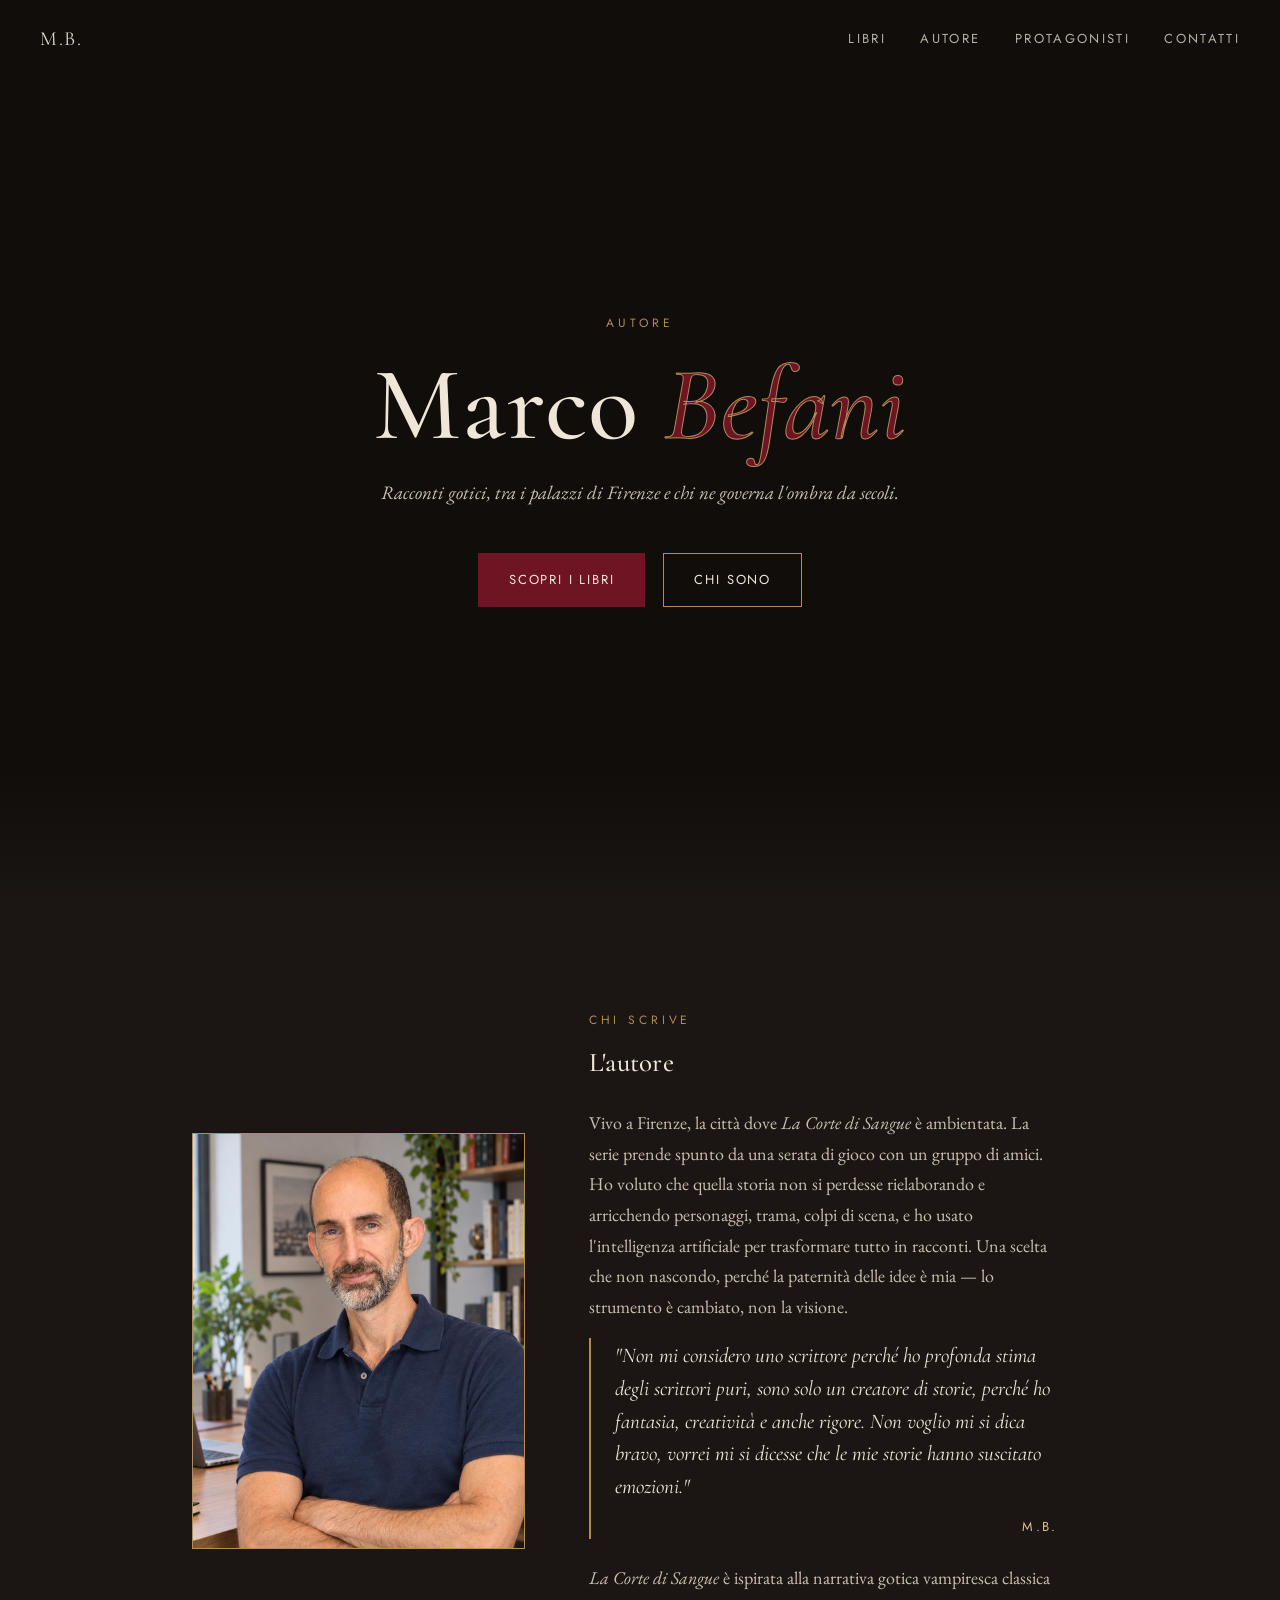
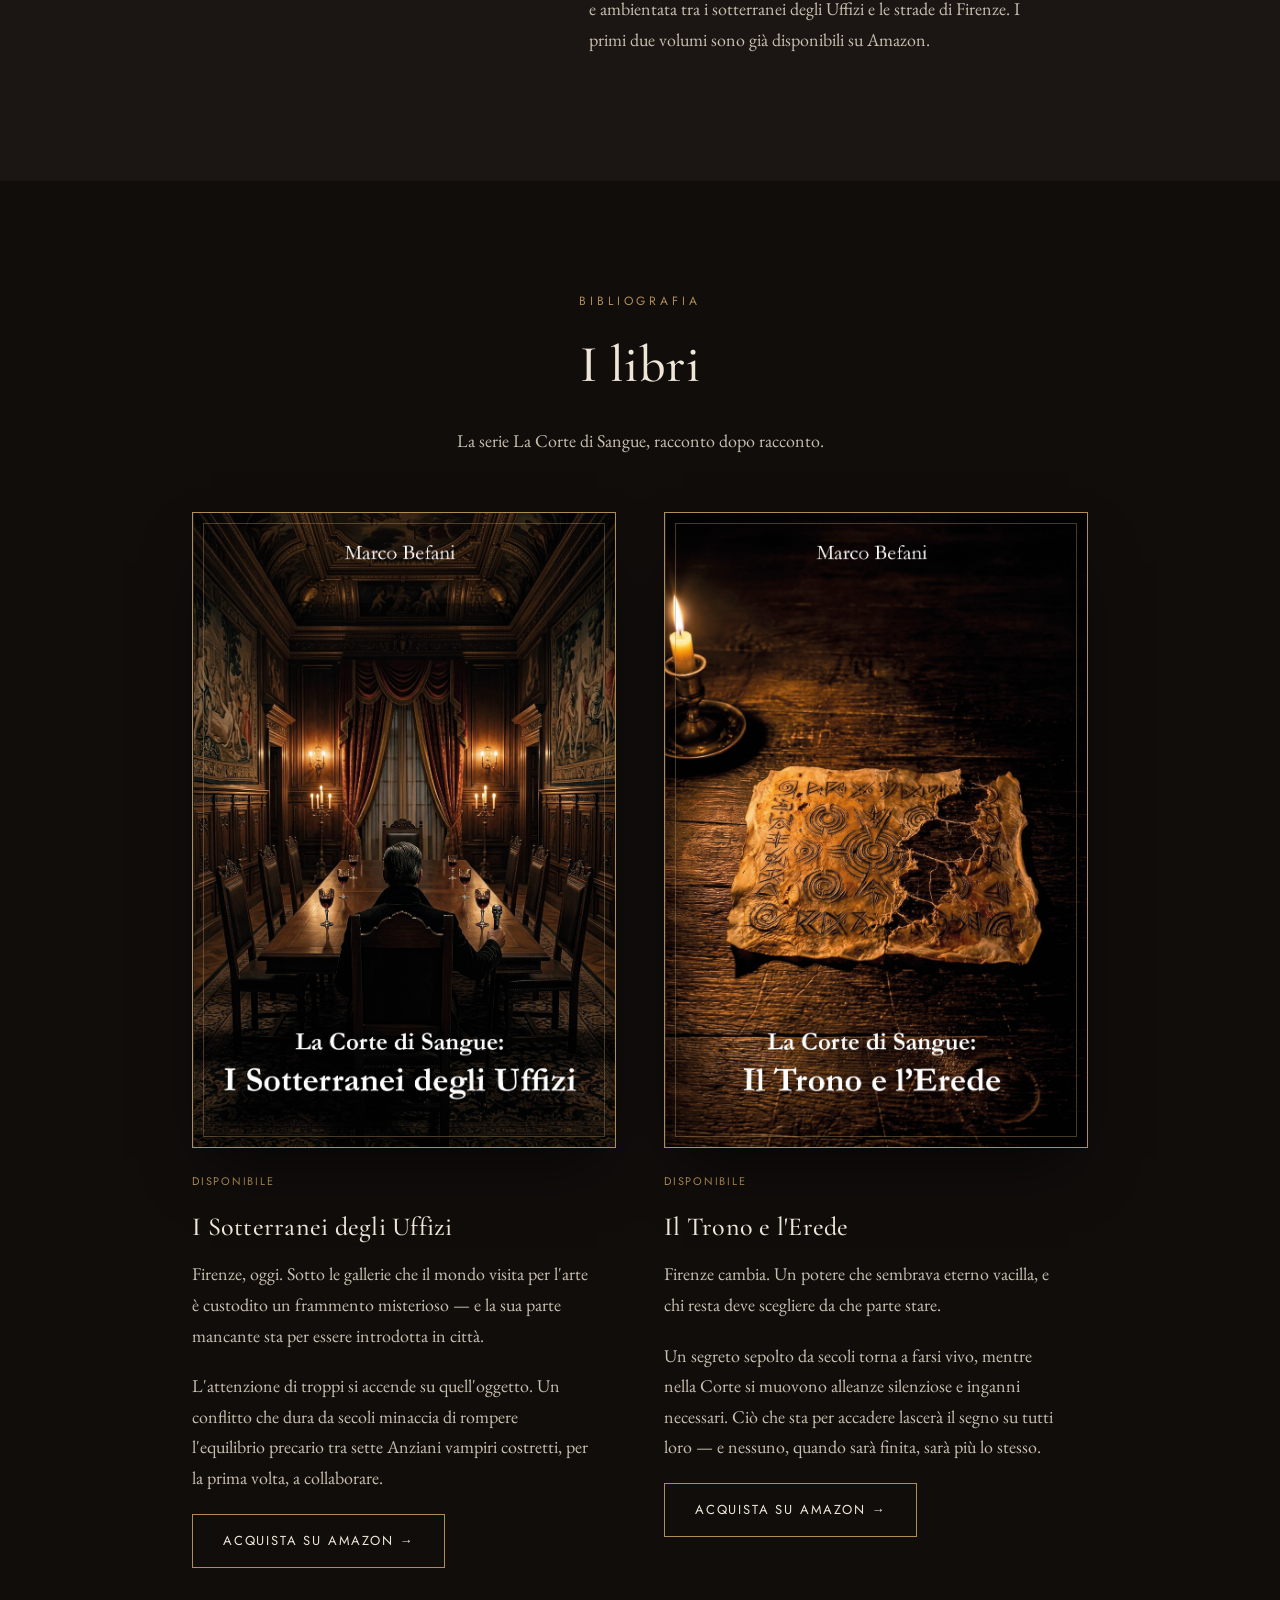
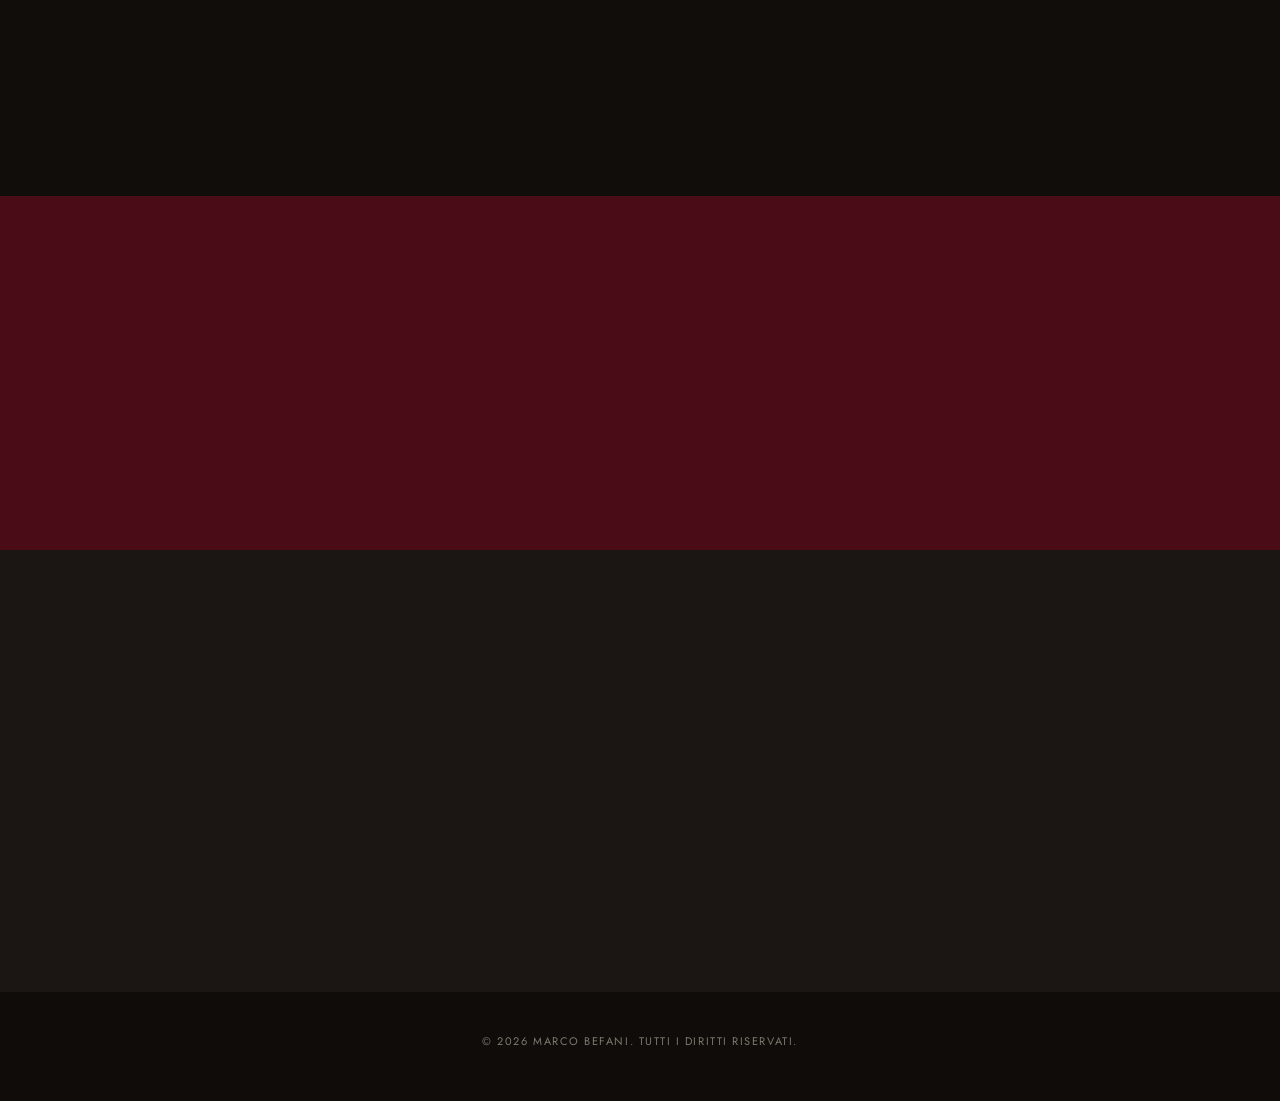
<file: index.html>
<!DOCTYPE html>
<html lang="it">
<head>
<meta charset="UTF-8">
<meta name="viewport" content="width=device-width, initial-scale=1.0">
<title>Marco — Autore</title>
<link rel="preconnect" href="https://fonts.googleapis.com">
<link href="https://fonts.googleapis.com/css2?family=Cormorant+Garamond:ital,wght@0,300;0,500;0,600;1,400&family=EB+Garamond:ital,wght@0,400;0,500;1,400&family=Jost:wght@300;400;500&display=swap" rel="stylesheet">
<link rel="stylesheet" href="style.css">
</head>
<body>

<header>
  <a href="#" class="brand" style="text-decoration:none;">M.B.</a>
  <nav>
    <a href="#libri">Libri</a>
    <a href="#autore">Autore</a>
    <a href="protagonisti.html">Protagonisti</a>
    <a href="#contatti">Contatti</a>
  </nav>
</header>

<section class="hero" style="background:none;">
  <div class="eyebrow">Autore</div>
  <h1>Marco <em>Befani</em></h1>
  <p class="subtitle">Racconti gotici, tra i palazzi di Firenze e chi ne governa l'ombra da secoli.</p>
  <div class="cta-row">
    <a class="btn solid" href="#libri">Scopri i libri</a>
    <a class="btn" href="#autore">Chi sono</a>
  </div>
  <div class="hero-fade"></div>
</section>

<section id="autore">
  <div class="wrap">
    <div class="author-grid reveal">
      <div class="author-portrait">
        <img src="images/foto-autore.jpg" alt="Marco Befani">
      </div>
      <div class="author-copy">
        <div class="eyebrow">Chi scrive</div>
        <h2 style="margin:10px 0 22px;">L'autore</h2>
        <p>Vivo a Firenze, la città dove <em>La Corte di Sangue</em> è ambientata. La serie prende spunto da una serata di gioco con un gruppo di amici. Ho voluto che quella storia non si perdesse rielaborando e arricchendo personaggi, trama, colpi di scena, e ho usato l'intelligenza artificiale per trasformare tutto in racconti. Una scelta che non nascondo, perché la paternità delle idee è mia — lo strumento è cambiato, non la visione.</p>
<blockquote class="author-quote">
  "Non mi considero uno scrittore perché ho profonda stima degli scrittori puri, sono solo un creatore di storie, perché ho fantasia, creatività e anche rigore. Non voglio mi si dica bravo, vorrei mi si dicesse che le mie storie hanno suscitato emozioni."
  <cite>M.B.</cite>
</blockquote>
<p><em>La Corte di Sangue</em> è ispirata alla narrativa gotica vampiresca classica e ambientata tra i sotterranei degli Uffizi e le strade di Firenze. I primi due volumi sono già disponibili su Amazon.</p>
      </div>
    </div>
  </div>
</section>

<section id="libri" class="books">
  <div class="wrap">
    <div class="section-head reveal">
      <div class="eyebrow">Bibliografia</div>
      <h2>I libri</h2>
      <p>La serie La Corte di Sangue, racconto dopo racconto.</p>
    </div>

    <div class="books-grid reveal">

      <div class="book-card">
        <div class="cover">
          <img src="images/copertina-corte-di-sangue.jpg" alt="La Corte di Sangue: I Sotterranei degli Uffizi">
        </div>
        <div class="book-copy-card">
          <span class="status">Disponibile</span>
          <h3>I Sotterranei degli Uffizi</h3>
          <p>Firenze, oggi. Sotto le gallerie che il mondo visita per l'arte è custodito un frammento misterioso — e la sua parte mancante sta per essere introdotta in città.</p>
<p>L'attenzione di troppi si accende su quell'oggetto. Un conflitto che dura da secoli minaccia di rompere l'equilibrio precario tra sette Anziani vampiri costretti, per la prima volta, a collaborare.</p>
          <div class="card-actions">
            <a class="btn" href="https://amzn.eu/d/0h1EEmq0" target="_blank" rel="noopener">Acquista su Amazon →</a>
          </div>
        </div>
      </div>

      <div class="book-card">
        <div class="cover">
          <img src="images/copertina-trono-erede.jpg" alt="La Corte di Sangue: Il Trono e l'Erede">
        </div>
        <div class="book-copy-card">
          <span class="status">Disponibile</span>
          <h3>Il Trono e l'Erede</h3>
          <p>Firenze cambia. Un potere che sembrava eterno vacilla, e chi resta deve scegliere da che parte stare.</p>
<p>Un segreto sepolto da secoli torna a farsi vivo, mentre nella Corte si muovono alleanze silenziose e inganni necessari. Ciò che sta per accadere lascerà il segno su tutti loro — e nessuno, quando sarà finita, sarà più lo stesso.</p>
          <div class="card-actions">
            <a class="btn" href="https://www.amazon.it/Trono-lErede-Marco-Befani/dp/B0HG7HP4FH/ref=tmm_pap_swatch_0?_encoding=UTF8&dib_tag=AUTHOR&dib=eyJ2IjoiMSJ9.S7nfKjNxL2qNs_2lpWiulm8v45I0db0rukl78zj1VO8.wwNRfI_MK_3rRFn08jvk_MLoIhwENl9CfR_UnLNHNx8" target="_blank" rel="noopener">Acquista su Amazon →</a>
          </div>
        </div>
      </div>

    </div>

    <div class="protagonisti-cta reveal">
      <a class="btn solid" href="protagonisti.html">Scopri i Protagonisti →</a>
    </div>
  </div>
</section>

<div class="extract">
  <div class="wrap reveal">
    <blockquote>
      "Firenze non era mai davvero vuota;<br>cambiava solo padroni."
      <cite>— da "La Corte di Sangue: I Sotterranei degli Uffizi"</cite>
    </blockquote>
  </div>
</div>

<section id="contatti" class="contact">
  <div class="wrap reveal">
    <div class="eyebrow">Contatti</div>
    <h2 style="margin:10px 0 18px;">Restiamo in contatto</h2>
    <p>Per aggiornamenti sui nuovi racconti della serie, o per scrivermi direttamente.</p>
    <div class="social-row">
      <a href="https://www.instagram.com/marco_befani_author/" target="_blank" rel="noopener">Instagram</a>
      <a href="https://www.facebook.com/profile.php?id=61591638022237" target="_blank" rel="noopener">Facebook</a>
      <a href="mailto:m.befani@gmail.com">Email</a>
      <a href="https://www.amazon.it/stores/Marco-Befani/author/B0H9517T3C?ref=ap_rdr&shoppingPortalEnabled=true" target="_blank" rel="noopener">Amazon Author Page</a>
    </div>
  </div>
</section>

<footer>
  © 2026 Marco Befani. Tutti i diritti riservati.
</footer>

<script>
  const revealEls = document.querySelectorAll('.reveal');
  const io = new IntersectionObserver((entries)=>{
    entries.forEach(e=>{
      if(e.isIntersecting){ e.target.classList.add('in'); io.unobserve(e.target); }
    });
  }, {threshold:0.15});
  revealEls.forEach(el=>io.observe(el));
</script>

</body>
</html>
</file>
<file: style.css>
:root{
  --ink:#100D0B;
  --stone:#1B1613;
  --wine:#6E1423;
  --wine-dark:#4A0D18;
  --gold:#B08D57;
  --gold-light:#D9C08F;
  --parchment:#EFE6D8;
  --parchment-dim:#C9BFAF;
}
*{margin:0;padding:0;box-sizing:border-box;}
html{scroll-behavior:smooth;}
body{
  background:var(--ink);
  color:var(--parchment);
  font-family:'EB Garamond', serif;
  font-size:18px;
  line-height:1.7;
  overflow-x:hidden;
}
h1,h2,h3,.display{
  font-family:'Cormorant Garamond', serif;
  font-weight:500;
  letter-spacing:0.01em;
}
.eyebrow{
  font-family:'Jost', sans-serif;
  font-weight:400;
  letter-spacing:0.32em;
  text-transform:uppercase;
  font-size:12px;
  color:var(--gold);
}
a{color:inherit;}
img{display:block; max-width:100%;}
.wrap{max-width:960px;margin:0 auto;padding:0 32px;}

/* NAV */
header{
  position:fixed; top:0; left:0; right:0; z-index:50;
  display:flex; justify-content:space-between; align-items:center;
  padding:22px 40px;
  font-family:'Jost', sans-serif;
  font-size:13px;
  letter-spacing:0.18em;
  text-transform:uppercase;
  mix-blend-mode:difference;
}
header .brand{font-family:'Cormorant Garamond', serif; font-size:20px; letter-spacing:0.08em; text-transform:none;}
header nav a{margin-left:28px; text-decoration:none; color:var(--parchment); opacity:0.8; transition:opacity .25s;}
header nav a:hover{opacity:1;}

/* HERO — sull'autore */
.hero{
  min-height:100vh;
  display:flex; flex-direction:column; justify-content:center; align-items:center;
  text-align:center;
  position:relative;
  padding:120px 24px 100px;
  background:
    radial-gradient(ellipse at 50% 0%, rgba(110,20,35,0.35), transparent 60%),
    linear-gradient(180deg, var(--ink) 0%, var(--stone) 100%);
}
.hero .eyebrow{margin-bottom:22px; opacity:0; animation:riseIn .9s ease forwards .2s;}
.hero h1{
  font-size:clamp(48px, 9vw, 104px);
  line-height:0.98;
  font-weight:500;
  color:var(--parchment);
  opacity:0; animation:riseIn 1s ease forwards .4s;
}
.hero h1 em{
  font-style:italic;
  color:var(--wine);
  -webkit-text-stroke:1px var(--gold);
}
.hero .subtitle{
  margin-top:20px;
  font-size:19px;
  font-style:italic;
  color:var(--parchment-dim);
  max-width:520px;
  opacity:0; animation:riseIn 1s ease forwards .65s;
}
.hero .cta-row{
  margin-top:44px;
  display:flex; gap:18px; flex-wrap:wrap; justify-content:center;
  opacity:0; animation:riseIn 1s ease forwards .85s;
}
@keyframes riseIn{ from{opacity:0; transform:translateY(16px);} to{opacity:1; transform:translateY(0);} }

/* HERO variante compatta — per pagine libro */
.hero.hero-book{min-height:70vh; padding:150px 24px 80px;}
.hero.hero-book h1{font-size:clamp(38px, 7vw, 76px);}

.btn{
  font-family:'Jost', sans-serif;
  font-size:13px;
  letter-spacing:0.14em;
  text-transform:uppercase;
  text-decoration:none;
  padding:15px 30px;
  border:1px solid var(--gold);
  color:var(--parchment);
  transition:all .3s ease;
  display:inline-block;
  background:transparent;
}
.btn:hover{background:var(--gold); color:var(--ink);}
.btn.solid{background:var(--wine); border-color:var(--wine); color:var(--parchment);}
.btn.solid:hover{background:var(--wine-dark); border-color:var(--wine-dark); color:var(--parchment);}

/* Transizione tra hero e sezione successiva: solo gradiente, niente linea decorativa */
.hero-fade{
  position:absolute; bottom:0; left:0; width:100%; height:140px;
  background:linear-gradient(180deg, transparent 0%, var(--stone) 100%);
  pointer-events:none;
}

/* SECTIONS */
section{padding:110px 0; background:var(--stone);}
.section-head{margin-bottom:56px; text-align:center;}
.section-head h2{font-size:clamp(34px,5vw,52px); margin-top:10px; color:var(--parchment);}
.section-head p{color:var(--parchment-dim); max-width:52ch; margin:16px auto 0;}

/* AUTORE */
.author-grid{display:grid; grid-template-columns:0.8fr 1.2fr; gap:64px; align-items:center;}
.author-portrait{
  aspect-ratio:4/5;
  background:linear-gradient(155deg, var(--wine-dark), var(--ink));
  border:1px solid var(--gold);
  display:flex; align-items:center; justify-content:center;
  overflow:hidden;
}
.author-portrait img{width:100%; height:100%; object-fit:cover;}
.author-portrait .initial{font-family:'Cormorant Garamond',serif; font-size:120px; color:var(--gold); opacity:0.5;}
.author-copy p{color:var(--parchment-dim); margin-bottom:16px; max-width:52ch;}
.author-quote{
  font-family:'Cormorant Garamond', serif;
  font-style:italic;
  font-size:21px;
  line-height:1.55;
  color:var(--parchment);
  border-left:2px solid var(--gold);
  padding:2px 0 2px 24px;
  margin:8px 0 24px;
  max-width:52ch;
}
.author-quote cite{
  display:block;
  margin-top:14px;
  text-align:right;
  font-family:'Jost', sans-serif;
  font-style:normal;
  font-size:13px;
  letter-spacing:0.16em;
  color:var(--gold-light);
}

/* LIBRI */
.books{background:var(--ink);}
.books-grid{
  display:grid; grid-template-columns:repeat(2, 1fr); gap:48px;
}
.book-card{
  display:grid; grid-template-rows:auto 1fr; gap:24px;
}
.cover{
  aspect-ratio:2/3;
  background:linear-gradient(160deg, var(--wine-dark), var(--stone) 70%);
  border:1px solid var(--gold);
  position:relative;
  display:flex; align-items:center; justify-content:center;
  padding:28px;
  box-shadow:0 30px 60px -20px rgba(0,0,0,0.6);
  overflow:hidden;
}
.cover img{width:100%; height:100%; object-fit:cover; position:absolute; inset:0;}
.cover::before{
  content:"";
  position:absolute; inset:10px;
  border:1px solid rgba(176,141,87,0.4);
  z-index:1;
}
.cover-text{
  font-family:'Cormorant Garamond', serif;
  text-align:center;
  color:var(--gold-light);
  font-size:24px;
  line-height:1.25;
  font-style:italic;
  position:relative; z-index:1;
}
.cover-text small{
  display:block; margin-top:14px;
  font-family:'Jost', sans-serif;
  font-style:normal;
  font-size:11px;
  letter-spacing:0.2em;
  text-transform:uppercase;
  color:var(--parchment-dim);
}
.book-copy-card h3{font-size:26px; color:var(--parchment); margin-bottom:10px;}
.book-copy-card .status{
  font-family:'Jost', sans-serif; font-size:11px; letter-spacing:0.16em; text-transform:uppercase;
  color:var(--gold); margin-bottom:14px; display:block;
}
.book-copy-card p{color:var(--parchment-dim); margin-bottom:20px; max-width:44ch;}
.card-actions{display:flex; gap:14px; flex-wrap:wrap;}
.protagonisti-cta{text-align:center; margin-top:64px;}

/* EXTRACT */
.extract{
  background:var(--wine-dark);
  padding:100px 0;
}
.extract blockquote{
  font-family:'Cormorant Garamond', serif;
  font-style:italic;
  font-size:clamp(24px,4vw,36px);
  line-height:1.5;
  max-width:760px;
  color:var(--parchment);
  margin:0 auto;
  text-align:center;
}
.extract cite{
  display:block; margin-top:28px;
  font-family:'Jost', sans-serif;
  font-style:normal;
  font-size:12px;
  letter-spacing:0.18em;
  text-transform:uppercase;
  color:var(--gold-light);
  text-align:center;
}

/* CONTATTI */
.contact{text-align:center;}
.contact p{color:var(--parchment-dim); max-width:52ch; margin:0 auto 40px;}
.social-row{display:flex; gap:26px; justify-content:center; flex-wrap:wrap;}
.social-row a{
  font-family:'Jost', sans-serif; font-size:13px; letter-spacing:0.14em; text-transform:uppercase;
  text-decoration:none; color:var(--parchment-dim); border-bottom:1px solid transparent; padding-bottom:4px;
  transition:all .25s;
}
.social-row a:hover{color:var(--gold-light); border-color:var(--gold);}

footer{
  padding:40px 0 50px; text-align:center; background:var(--ink);
  font-family:'Jost', sans-serif; font-size:11px; letter-spacing:0.14em; text-transform:uppercase;
  color:var(--parchment-dim); opacity:0.6;
}

/* PAGINE LIBRO — personaggi */
.characters{background:var(--stone);}
.characters-grid{
  display:grid; grid-template-columns:repeat(4, 1fr); gap:36px;
}
.character-card{display:grid; grid-template-rows:auto auto; gap:16px;}
.character-portrait{
  aspect-ratio:4/5;
  background:linear-gradient(155deg, var(--wine-dark), var(--ink));
  border:1px solid var(--gold);
  overflow:hidden;
  position:relative;
}
.character-portrait img{width:100%; height:100%; object-fit:cover;}
.character-copy h3{font-size:21px; color:var(--parchment); margin-bottom:4px;}
.character-copy .role{
  font-family:'Jost', sans-serif; font-size:10.5px; letter-spacing:0.14em; text-transform:uppercase;
  color:var(--gold); margin-bottom:10px; display:block;
}
.character-copy p{color:var(--parchment-dim); font-size:16px; max-width:none;}

/* PAGINE LIBRO — clan */
.clans{background:var(--ink);}
.clans-grid{
  display:grid; grid-template-columns:repeat(7, 1fr); gap:20px;
}
.clan-card{text-align:center;}
.clan-crest{
  aspect-ratio:1/2;
  border:1px solid var(--gold);
  background:linear-gradient(155deg, var(--wine-dark), var(--ink));
  overflow:hidden;
  margin-bottom:12px;
  transition:border-color .25s, box-shadow .25s;
}
.clan-crest img{width:100%; height:100%; object-fit:cover;}
.clan-card .name{
  font-family:'Jost', sans-serif; font-size:11px; letter-spacing:0.16em; text-transform:uppercase;
  color:var(--gold-light);
}

/* Clan cliccabile — riusa il lightbox dei personaggi */
.clan-thumb{
  background:none; border:none; padding:0; margin:0; font:inherit; color:inherit;
  cursor:pointer; width:100%; display:block;
}
.clan-thumb:hover .clan-crest, .clan-thumb:focus-visible .clan-crest{
  border-color:var(--gold-light); box-shadow:0 20px 40px -18px rgba(0,0,0,0.7);
}
.clan-thumb:focus-visible{outline:1px solid var(--gold-light); outline-offset:4px;}

/* Link di ritorno alla home dalle pagine libro */
.back-link{
  font-family:'Jost', sans-serif; font-size:12px; letter-spacing:0.14em; text-transform:uppercase;
  text-decoration:none; color:var(--parchment-dim); opacity:0.8; transition:opacity .25s;
}
.back-link:hover{opacity:1;}

/* Thumbnail personaggio cliccabile */
.character-thumb{
  all:unset; box-sizing:border-box; cursor:pointer; width:100%;
  display:grid; grid-template-rows:auto auto; gap:16px;
}
.character-thumb .character-portrait{transition:border-color .25s, box-shadow .25s;}
.character-thumb:hover .character-portrait, .character-thumb:focus-visible .character-portrait{
  border-color:var(--gold-light); box-shadow:0 20px 40px -18px rgba(0,0,0,0.7);
}
.character-thumb:focus-visible{outline:1px solid var(--gold-light); outline-offset:4px;}

/* Lightbox — foto grande + descrizione */
.lightbox{
  position:fixed; inset:0; z-index:200; display:none;
  align-items:center; justify-content:center; padding:24px;
}
.lightbox.open{display:flex;}
.lightbox-backdrop{
  position:absolute; inset:0; background:rgba(16,13,11,0.92);
}
.lightbox-panel{
  position:relative; z-index:1;
  background:var(--stone); border:1px solid var(--gold);
  max-width:860px; width:100%; max-height:86vh; overflow:auto;
  display:grid; grid-template-columns:0.9fr 1.1fr;
  box-shadow:0 50px 90px -20px rgba(0,0,0,0.75);
}
.lightbox-media{background:linear-gradient(155deg, var(--wine-dark), var(--ink)); min-height:320px;}
.lightbox-media img{width:100%; height:100%; object-fit:cover; display:block;}
.lightbox-info{padding:44px 40px; display:flex; flex-direction:column; justify-content:center;}
.lightbox-info h3{font-size:34px; color:var(--parchment); margin:10px 0 18px;}
.lightbox-info p{color:var(--parchment-dim); font-size:17px; max-width:44ch;}
.lightbox-close{
  position:absolute; top:14px; right:14px; z-index:2;
  width:38px; height:38px; display:flex; align-items:center; justify-content:center;
  border:1px solid var(--gold); background:var(--ink); color:var(--parchment);
  font-size:18px; line-height:1; cursor:pointer; transition:background .25s, color .25s;
}
.lightbox-close:hover{background:var(--gold); color:var(--ink);}

@media (max-width:700px){
  .lightbox-panel{grid-template-columns:1fr;}
  .lightbox-media{aspect-ratio:4/5; min-height:0;}
  .lightbox-info{padding:32px 28px;}
}

/* reveal on scroll */
.reveal{opacity:0; transform:translateY(24px); transition:opacity .8s ease, transform .8s ease;}
.reveal.in{opacity:1; transform:translateY(0);}

@media (prefers-reduced-motion: reduce){
  html{scroll-behavior:auto;}
  .hero .eyebrow, .hero h1, .hero .subtitle, .hero .cta-row{animation:none; opacity:1;}
  .reveal{opacity:1; transform:none; transition:none;}
}

@media (max-width:900px){
  .characters-grid{grid-template-columns:repeat(2, 1fr);}
  .clans-grid{grid-template-columns:repeat(4, 1fr);}
}

@media (max-width:760px){
  .author-grid, .books-grid{grid-template-columns:1fr;}
  header{padding:18px 20px;}
  header nav a{margin-left:16px; font-size:11px;}
  section{padding:80px 0;}
  .clans-grid{grid-template-columns:repeat(3, 1fr);}
}

/* Riga con un solo clan: stessa larghezza di una colonna della griglia a 7 */
.clans-grid-single{grid-template-columns:calc((100% - 120px)/7); justify-content:center;}
@media (max-width:900px){.clans-grid-single{grid-template-columns:calc((100% - 60px)/4);}}
@media (max-width:760px){.clans-grid-single{grid-template-columns:calc((100% - 40px)/3);}}
</file>
